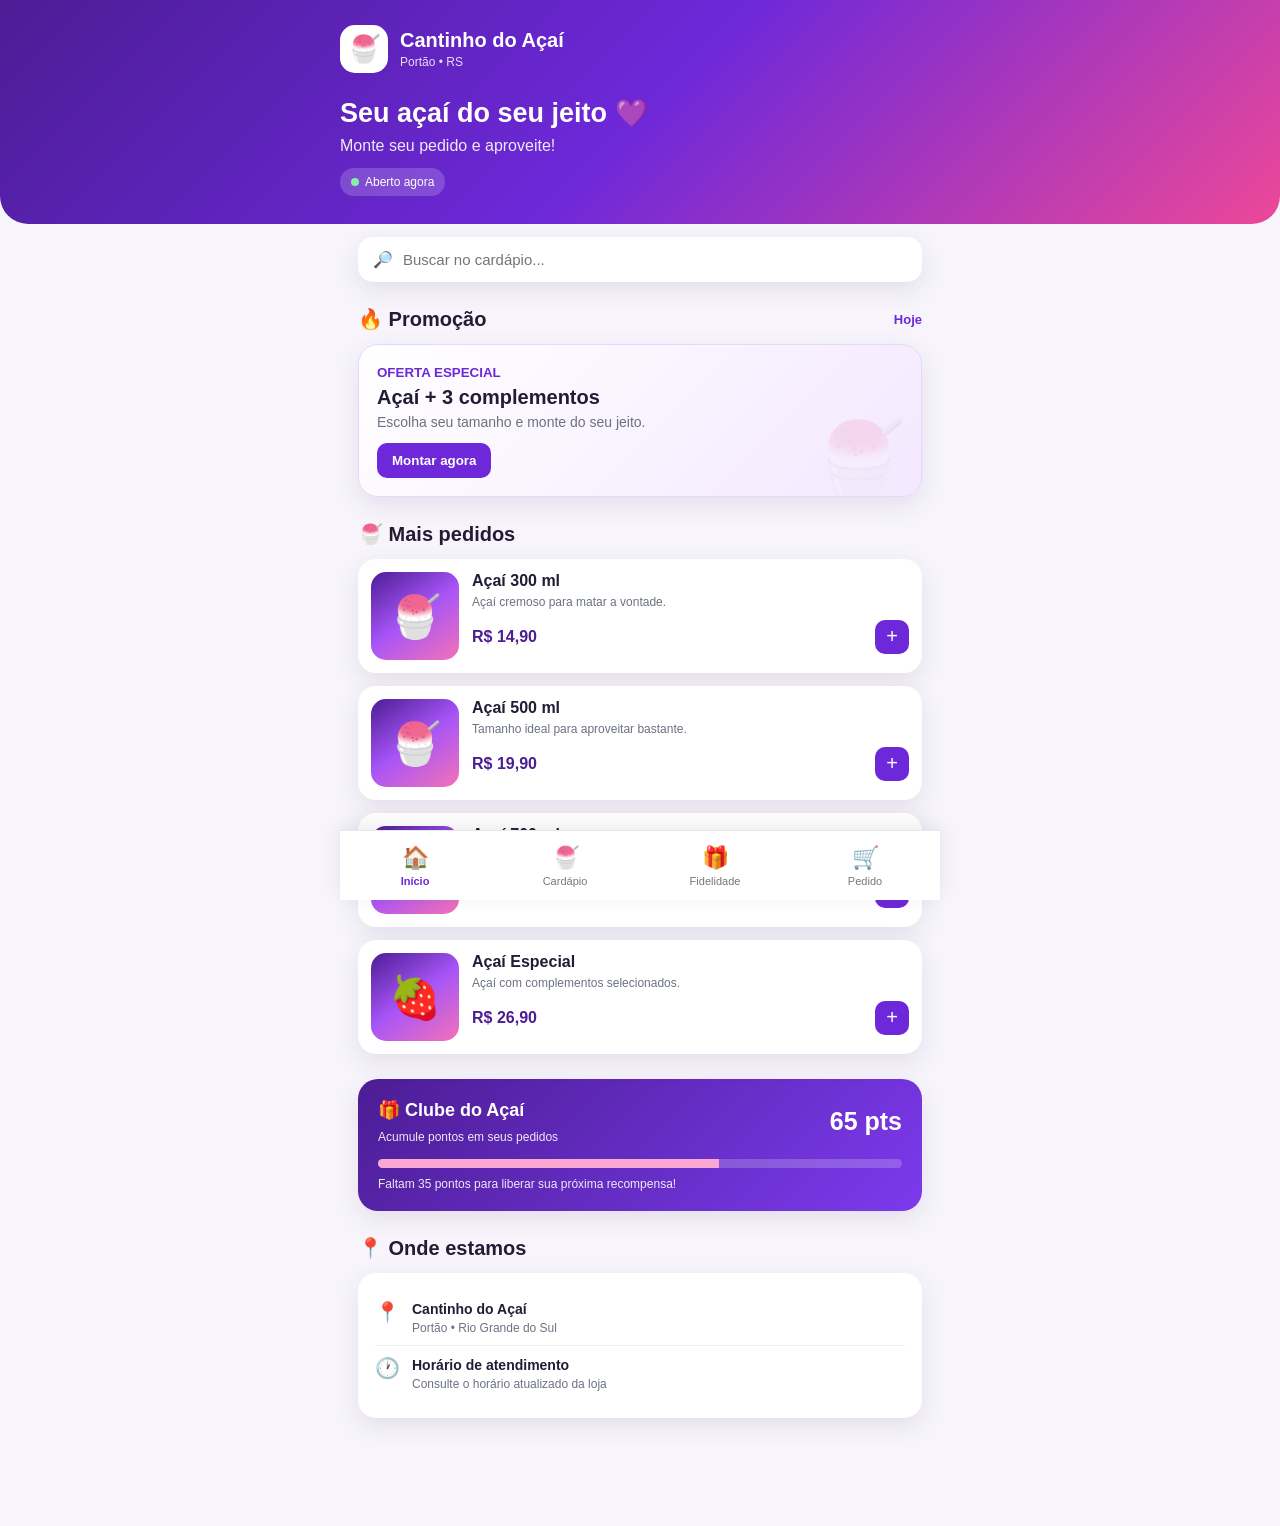
<file: index.html>
<!DOCTYPE html>
<html lang="pt-BR">
<head>
<meta charset="UTF-8">
<meta name="viewport" content="width=device-width, initial-scale=1.0">

<meta name="theme-color" content="#5b21b6">
<meta name="mobile-web-app-capable" content="yes">
<meta name="apple-mobile-web-app-capable" content="yes">

<title>Cantinho do Açaí — Portão</title>

<style>
*{
    margin:0;
    padding:0;
    box-sizing:border-box;
}

:root{
    --roxo:#6d28d9;
    --roxo2:#7c3aed;
    --roxo-escuro:#4c1d95;
    --rosa:#ec4899;
    --fundo:#f7f5fb;
    --texto:#241b35;
    --cinza:#6b7280;
    --branco:#ffffff;
    --verde:#16a34a;
    --vermelho:#dc2626;
    --sombra:0 8px 25px rgba(60,30,100,.10);
}

body{
    font-family:Arial,Helvetica,sans-serif;
    background:var(--fundo);
    color:var(--texto);
    padding-bottom:85px;
}

button{
    font-family:inherit;
    cursor:pointer;
    border:none;
}

.header{
    background:linear-gradient(135deg,var(--roxo-escuro),var(--roxo),var(--rosa));
    color:white;
    padding:25px 18px 28px;
    border-radius:0 0 28px 28px;
}

.header-top{
    display:flex;
    align-items:center;
    justify-content:space-between;
    max-width:600px;
    margin:auto;
}

.logo{
    display:flex;
    align-items:center;
    gap:12px;
}

.logo-icon{
    width:48px;
    height:48px;
    border-radius:15px;
    background:white;
    display:flex;
    align-items:center;
    justify-content:center;
    font-size:27px;
}

.logo h1{
    font-size:20px;
}

.logo span{
    display:block;
    font-size:12px;
    opacity:.85;
    margin-top:3px;
}

.header-text{
    max-width:600px;
    margin:25px auto 0;
}

.header-text h2{
    font-size:27px;
    line-height:1.15;
}

.header-text p{
    margin-top:8px;
    opacity:.9;
}

.open-status{
    display:inline-flex;
    align-items:center;
    gap:6px;
    margin-top:13px;
    background:rgba(255,255,255,.18);
    padding:7px 11px;
    border-radius:30px;
    font-size:12px;
}

.green-dot{
    width:8px;
    height:8px;
    border-radius:50%;
    background:#86efac;
}

.container{
    max-width:600px;
    margin:auto;
    padding:18px;
}

.search{
    background:white;
    border-radius:15px;
    padding:13px 15px;
    box-shadow:var(--sombra);
    display:flex;
    gap:10px;
    margin-top:-5px;
}

.search input{
    border:none;
    outline:none;
    width:100%;
    font-size:15px;
}

.section-title{
    display:flex;
    align-items:center;
    justify-content:space-between;
    margin:25px 0 13px;
}

.section-title h2{
    font-size:20px;
}

.section-title span{
    color:var(--roxo);
    font-size:13px;
    font-weight:bold;
}

.promo{
    background:linear-gradient(135deg,#fff,#f3e8ff);
    border:1px solid #e9d5ff;
    border-radius:20px;
    padding:18px;
    box-shadow:var(--sombra);
    position:relative;
    overflow:hidden;
}

.promo::after{
    content:"🍧";
    position:absolute;
    right:15px;
    bottom:-8px;
    font-size:75px;
    opacity:.15;
}

.promo small{
    color:var(--roxo);
    font-weight:bold;
}

.promo h3{
    margin-top:5px;
    font-size:20px;
}

.promo p{
    margin-top:5px;
    color:var(--cinza);
    font-size:14px;
    max-width:75%;
}

.promo button{
    margin-top:13px;
    background:var(--roxo);
    color:white;
    padding:10px 15px;
    border-radius:10px;
    font-weight:bold;
}

.categories{
    display:flex;
    gap:9px;
    overflow-x:auto;
    padding-bottom:5px;
}

.categories::-webkit-scrollbar{
    display:none;
}

.category{
    white-space:nowrap;
    background:white;
    border:1px solid #e5e7eb;
    padding:10px 14px;
    border-radius:30px;
    font-size:13px;
}

.category.active{
    background:var(--roxo);
    color:white;
    border-color:var(--roxo);
}

.products{
    display:grid;
    gap:13px;
}

.product{
    background:white;
    border-radius:18px;
    padding:13px;
    display:flex;
    gap:13px;
    box-shadow:var(--sombra);
}

.product-image{
    width:88px;
    height:88px;
    min-width:88px;
    border-radius:15px;
    background:linear-gradient(145deg,#4c1d95,#a855f7,#f472b6);
    display:flex;
    align-items:center;
    justify-content:center;
    font-size:42px;
}

.product-info{
    flex:1;
}

.product-info h3{
    font-size:16px;
}

.product-info p{
    color:var(--cinza);
    font-size:12px;
    line-height:1.4;
    margin-top:4px;
}

.product-bottom{
    display:flex;
    justify-content:space-between;
    align-items:center;
    margin-top:9px;
}

.price{
    font-weight:bold;
    color:var(--roxo-escuro);
}

.add{
    background:var(--roxo);
    color:white;
    width:34px;
    height:34px;
    border-radius:10px;
    font-size:20px;
}

.loyalty{
    margin-top:25px;
    background:linear-gradient(135deg,#4c1d95,#7c3aed);
    color:white;
    padding:20px;
    border-radius:20px;
    box-shadow:var(--sombra);
}

.loyalty-top{
    display:flex;
    justify-content:space-between;
    align-items:center;
}

.loyalty h3{
    font-size:18px;
}

.points{
    font-size:25px;
    font-weight:bold;
}

.progress{
    margin-top:15px;
    height:9px;
    background:rgba(255,255,255,.2);
    border-radius:20px;
    overflow:hidden;
}

.progress div{
    height:100%;
    width:65%;
    background:#f9a8d4;
}

.loyalty p{
    font-size:12px;
    opacity:.9;
    margin-top:9px;
}

.info-card{
    background:white;
    border-radius:18px;
    padding:17px;
    box-shadow:var(--sombra);
}

.info-line{
    display:flex;
    gap:12px;
    align-items:flex-start;
    padding:10px 0;
    border-bottom:1px solid #eee;
}

.info-line:last-child{
    border-bottom:none;
}

.info-icon{
    font-size:20px;
}

.info-line strong{
    font-size:14px;
}

.info-line span{
    display:block;
    font-size:12px;
    color:var(--cinza);
    margin-top:3px;
}

.bottom-nav{
    position:fixed;
    bottom:0;
    left:0;
    right:0;
    height:70px;
    background:white;
    border-top:1px solid #e5e7eb;
    display:flex;
    justify-content:center;
    z-index:100;
    box-shadow:0 -5px 20px rgba(0,0,0,.08);
}

.nav-inner{
    width:100%;
    max-width:600px;
    display:flex;
    justify-content:space-around;
}

.nav-btn{
    background:none;
    color:#777;
    font-size:11px;
    display:flex;
    flex-direction:column;
    align-items:center;
    justify-content:center;
    gap:4px;
    width:25%;
}

.nav-btn span{
    font-size:22px;
}

.nav-btn.active{
    color:var(--roxo);
    font-weight:bold;
}

.badge{
    position:absolute;
    margin-left:18px;
    margin-top:-7px;
    background:var(--rosa);
    color:white;
    border-radius:20px;
    min-width:18px;
    height:18px;
    font-size:10px;
    display:none;
    align-items:center;
    justify-content:center;
}

.page{
    display:none;
}

.page.active{
    display:block;
}

.modal-bg{
    position:fixed;
    inset:0;
    background:rgba(0,0,0,.55);
    z-index:200;
    display:none;
    align-items:flex-end;
}

.modal-bg.show{
    display:flex;
}

.modal{
    background:white;
    width:100%;
    max-width:600px;
    margin:auto;
    border-radius:25px 25px 0 0;
    max-height:90vh;
    overflow:auto;
    padding:22px;
}

.modal-header{
    display:flex;
    justify-content:space-between;
    align-items:center;
}

.close{
    background:#f3f4f6;
    width:34px;
    height:34px;
    border-radius:50%;
    font-size:20px;
}

.option-title{
    margin-top:20px;
    margin-bottom:9px;
    font-weight:bold;
}

.options{
    display:flex;
    flex-wrap:wrap;
    gap:8px;
}

.option{
    border:1px solid #ddd;
    background:white;
    padding:9px 12px;
    border-radius:10px;
    font-size:13px;
}

.option.selected{
    background:#ede9fe;
    border-color:var(--roxo);
    color:var(--roxo-escuro);
    font-weight:bold;
}

.total-box{
    margin-top:20px;
    background:#f5f3ff;
    padding:15px;
    border-radius:14px;
    display:flex;
    justify-content:space-between;
    font-weight:bold;
}

.main-btn{
    width:100%;
    margin-top:13px;
    padding:14px;
    border-radius:13px;
    background:var(--roxo);
    color:white;
    font-weight:bold;
    font-size:15px;
}

.cart-empty{
    text-align:center;
    padding:45px 20px;
    color:var(--cinza);
}

.cart-empty div{
    font-size:55px;
    margin-bottom:10px;
}

.cart-item{
    background:white;
    padding:15px;
    border-radius:15px;
    margin-bottom:10px;
    box-shadow:var(--sombra);
}

.cart-item-top{
    display:flex;
    justify-content:space-between;
    gap:10px;
}

.cart-item small{
    color:var(--cinza);
    display:block;
    margin-top:5px;
}

.remove{
    color:var(--vermelho);
    background:none;
    font-size:12px;
    margin-top:8px;
}

.cart-total{
    background:white;
    padding:18px;
    border-radius:18px;
    box-shadow:var(--sombra);
    margin-top:15px;
}

.cart-total div{
    display:flex;
    justify-content:space-between;
    margin:7px 0;
}

.cart-total .grand{
    font-size:21px;
    font-weight:bold;
    color:var(--roxo-escuro);
    border-top:1px solid #eee;
    padding-top:12px;
    margin-top:12px;
}

.form-group{
    margin-top:13px;
}

.form-group label{
    display:block;
    font-size:13px;
    font-weight:bold;
    margin-bottom:6px;
}

.form-group input,
.form-group select,
.form-group textarea{
    width:100%;
    padding:12px;
    border:1px solid #ddd;
    border-radius:11px;
    outline:none;
    font-family:inherit;
}

.success{
    text-align:center;
    padding:35px 15px;
}

.success-icon{
    width:70px;
    height:70px;
    background:#dcfce7;
    color:var(--verde);
    border-radius:50%;
    display:flex;
    align-items:center;
    justify-content:center;
    font-size:35px;
    margin:0 auto 15px;
}

@media(min-width:601px){
    .bottom-nav{
        left:50%;
        right:auto;
        transform:translateX(-50%);
        width:600px;
    }

    body{
        padding-bottom:90px;
    }
}
</style>
</head>

<body>

<!-- ================= HEADER ================= -->

<header class="header">

    <div class="header-top">

        <div class="logo">

            <div class="logo-icon">🍧</div>

            <div>
                <h1>Cantinho do Açaí</h1>
                <span>Portão • RS</span>
            </div>

        </div>

    </div>

    <div class="header-text">

        <h2>Seu açaí do seu jeito 💜</h2>

        <p>Monte seu pedido e aproveite!</p>

        <div class="open-status">
            <span class="green-dot"></span>
            Aberto agora
        </div>

    </div>

</header>


<!-- ================= INÍCIO ================= -->

<main id="homePage" class="page active">

    <div class="container">

        <div class="search">

            🔎

            <input
                id="searchInput"
                type="text"
                placeholder="Buscar no cardápio..."
                oninput="buscarProdutos()"
            >

        </div>


        <div class="section-title">
            <h2>🔥 Promoção</h2>
            <span>Hoje</span>
        </div>

        <div class="promo">

            <small>OFERTA ESPECIAL</small>

            <h3>Açaí + 3 complementos</h3>

            <p>
                Escolha seu tamanho e monte do seu jeito.
            </p>

            <button onclick="abrirMontador()">
                Montar agora
            </button>

        </div>


        <div class="section-title">
            <h2>🍧 Mais pedidos</h2>
        </div>

        <div id="homeProducts" class="products"></div>


        <div class="loyalty">

            <div class="loyalty-top">

                <div>
                    <h3>🎁 Clube do Açaí</h3>
                    <p>Acumule pontos em seus pedidos</p>
                </div>

                <div class="points">65 pts</div>

            </div>

            <div class="progress">
                <div></div>
            </div>

            <p>
                Faltam 35 pontos para liberar sua próxima recompensa!
            </p>

        </div>


        <div class="section-title">
            <h2>📍 Onde estamos</h2>
        </div>

        <div class="info-card">

            <div class="info-line">

                <div class="info-icon">📍</div>

                <div>
                    <strong>Cantinho do Açaí</strong>
                    <span>Portão • Rio Grande do Sul</span>
                </div>

            </div>

            <div class="info-line">

                <div class="info-icon">🕐</div>

                <div>
                    <strong>Horário de atendimento</strong>
                    <span>Consulte o horário atualizado da loja</span>
                </div>

            </div>

        </div>

    </div>

</main>


<!-- ================= CARDÁPIO ================= -->

<main id="menuPage" class="page">

    <div class="container">

        <div class="section-title">
            <h2>🍧 Cardápio</h2>
        </div>

        <div class="categories">

            <button class="category active">
                Todos
            </button>

            <button class="category">
                Açaí
            </button>

            <button class="category">
                Bebidas
            </button>

            <button class="category">
                Complementos
            </button>

        </div>

        <div
            id="menuProducts"
            class="products"
            style="margin-top:15px;"
        ></div>

    </div>

</main>


<!-- ================= FIDELIDADE ================= -->

<main id="loyaltyPage" class="page">

    <div class="container">

        <div class="section-title">
            <h2>🎁 Clube do Açaí</h2>
        </div>

        <div class="loyalty">

            <div class="loyalty-top">

                <div>
                    <h3>Seus pontos</h3>
                    <p>Cliente demonstração</p>
                </div>

                <div class="points">65</div>

            </div>

            <div class="progress">
                <div></div>
            </div>

            <p>
                65 de 100 pontos
            </p>

        </div>


        <div class="section-title">
            <h2>🏆 Recompensas</h2>
        </div>

        <div class="info-card">

            <div class="info-line">
                <div class="info-icon">🥤</div>
                <div>
                    <strong>100 pontos</strong>
                    <span>Ganhe um complemento grátis.</span>
                </div>
            </div>

            <div class="info-line">
                <div class="info-icon">🍧</div>
                <div>
                    <strong>200 pontos</strong>
                    <span>Ganhe uma recompensa especial.</span>
                </div>
            </div>

        </div>

    </div>

</main>


<!-- ================= CARRINHO ================= -->

<main id="cartPage" class="page">

    <div class="container">

        <div class="section-title">
            <h2>🛒 Seu pedido</h2>
        </div>

        <div id="cartContent"></div>

    </div>

</main>


<!-- ================= BOTTOM NAV ================= -->

<nav class="bottom-nav">

    <div class="nav-inner">

        <button
            class="nav-btn active"
            onclick="mostrarPagina('home')"
            id="navHome"
        >
            <span>🏠</span>
            Início
        </button>

        <button
            class="nav-btn"
            onclick="mostrarPagina('menu')"
            id="navMenu"
        >
            <span>🍧</span>
            Cardápio
        </button>

        <button
            class="nav-btn"
            onclick="mostrarPagina('loyalty')"
            id="navLoyalty"
        >
            <span>🎁</span>
            Fidelidade
        </button>

        <button
            class="nav-btn"
            onclick="mostrarPagina('cart')"
            id="navCart"
            style="position:relative;"
        >

            <span>
                🛒
                <b id="cartBadge" class="badge">0</b>
            </span>

            Pedido

        </button>

    </div>

</nav>


<!-- ================= MODAL MONTAR AÇAÍ ================= -->

<div id="builderModal" class="modal-bg">

    <div class="modal">

        <div class="modal-header">

            <h2>🥣 Monte seu açaí</h2>

            <button
                class="close"
                onclick="fecharMontador()"
            >
                ×
            </button>

        </div>


        <div class="option-title">
            Escolha o tamanho
        </div>

        <div class="options">

            <button
                class="option selected"
                data-size="300"
                data-price="14.90"
                onclick="selecionarTamanho(this)"
            >
                300 ml — R$ 14,90
            </button>

            <button
                class="option"
                data-size="500"
                data-price="19.90"
                onclick="selecionarTamanho(this)"
            >
                500 ml — R$ 19,90
            </button>

            <button
                class="option"
                data-size="700"
                data-price="24.90"
                onclick="selecionarTamanho(this)"
            >
                700 ml — R$ 24,90
            </button>

        </div>


        <div class="option-title">
            Complementos
        </div>

        <div class="options">

            <button
                class="option"
                data-extra="Banana"
                data-extra-price="1.50"
                onclick="toggleExtra(this)"
            >
                🍌 Banana + R$ 1,50
            </button>

            <button
                class="option"
                data-extra="Morango"
                data-extra-price="2.00"
                onclick="toggleExtra(this)"
            >
                🍓 Morango + R$ 2,00
            </button>

            <button
                class="option"
                data-extra="Granola"
                data-extra-price="1.50"
                onclick="toggleExtra(this)"
            >
                🌾 Granola + R$ 1,50
            </button>

            <button
                class="option"
                data-extra="Leite em pó"
                data-extra-price="2.00"
                onclick="toggleExtra(this)"
            >
                🥛 Leite em pó + R$ 2,00
            </button>

            <button
                class="option"
                data-extra="Paçoca"
                data-extra-price="2.00"
                onclick="toggleExtra(this)"
            >
                🥜 Paçoca + R$ 2,00
            </button>

            <button
                class="option"
                data-extra="Leite condensado"
                data-extra-price="2.50"
                onclick="toggleExtra(this)"
            >
                🍯 Leite condensado + R$ 2,50
            </button>

        </div>


        <div class="total-box">

            <span>Total</span>

            <span id="builderTotal">
                R$ 14,90
            </span>

        </div>

        <button
            class="main-btn"
            onclick="adicionarAcaiMontado()"
        >
            Adicionar ao pedido
        </button>

    </div>

</div>


<!-- ================= MODAL CHECKOUT ================= -->

<div id="checkoutModal" class="modal-bg">

    <div class="modal">

        <div class="modal-header">

            <h2>📋 Finalizar pedido</h2>

            <button
                class="close"
                onclick="fecharCheckout()"
            >
                ×
            </button>

        </div>


        <div class="form-group">

            <label>Seu nome</label>

            <input
                id="customerName"
                type="text"
                placeholder="Digite seu nome"
            >

        </div>


      <div class="form-group">

    <label>🪑 Número da mesa</label>

    <input
        id="tableNumber"
        type="number"
        min="1"
        placeholder="Ex: 5"
    >

</div>


        <div class="form-group">

            <label>Forma de pagamento</label>

            <select id="paymentType">

                <option>Pix</option>
                <option>Dinheiro</option>
                <option>Cartão</option>

            </select>

        </div>


        <div class="form-group">

            <label>Observação</label>

            <textarea
                id="orderNote"
                rows="3"
                placeholder="Alguma observação?"
            ></textarea>

        </div>


        <button
            class="main-btn"
            onclick="finalizarPedido()"
        >
            Enviar pedido pelo WhatsApp
        </button>

    </div>

</div>


<script>

/* =========================================================
   CONFIGURAÇÕES
========================================================= */

const WHATSAPP = "5551999999999";

/*
   TROQUE o número acima pelo WhatsApp REAL
   do estabelecimento.

   Formato:
   55 + DDD + número

   Exemplo:
   5551991234567
*/


/* =========================================================
   PRODUTOS
========================================================= */

const produtos = [

    {
        id:1,
        nome:"Açaí 300 ml",
        descricao:"Açaí cremoso para matar a vontade.",
        preco:14.90,
        emoji:"🍧"
    },

    {
        id:2,
        nome:"Açaí 500 ml",
        descricao:"Tamanho ideal para aproveitar bastante.",
        preco:19.90,
        emoji:"🍧"
    },

    {
        id:3,
        nome:"Açaí 700 ml",
        descricao:"Para quem realmente ama açaí.",
        preco:24.90,
        emoji:"🍧"
    },

    {
        id:4,
        nome:"Açaí Especial",
        descricao:"Açaí com complementos selecionados.",
        preco:26.90,
        emoji:"🍓"
    },

    {
        id:5,
        nome:"Banana",
        descricao:"Complemento para seu açaí.",
        preco:1.50,
        emoji:"🍌"
    },

    {
        id:6,
        nome:"Morango",
        descricao:"Morangos para deixar seu açaí ainda melhor.",
        preco:2.00,
        emoji:"🍓"
    },

    {
        id:7,
        nome:"Granola",
        descricao:"Crocante e deliciosa.",
        preco:1.50,
        emoji:"🌾"
    },

    {
        id:8,
        nome:"Leite em pó",
        descricao:"Clássico para combinar com açaí.",
        preco:2.00,
        emoji:"🥛"
    }

];


/* =========================================================
   CARRINHO
========================================================= */

let carrinho = [];


/* =========================================================
   RENDERIZA PRODUTOS
========================================================= */

function renderProdutos(lista, elemento){

    elemento.innerHTML = "";

    lista.forEach(produto => {

        const div = document.createElement("div");

        div.className = "product";

        div.innerHTML = `

            <div class="product-image">
                ${produto.emoji}
            </div>

            <div class="product-info">

                <h3>${produto.nome}</h3>

                <p>
                    ${produto.descricao}
                </p>

                <div class="product-bottom">

                    <span class="price">
                        R$ ${formatar(produto.preco)}
                    </span>

                    <button
                        class="add"
                        onclick="adicionarProduto(${produto.id})"
                    >
                        +
                    </button>

                </div>

            </div>

        `;

        elemento.appendChild(div);

    });

}


/* =========================================================
   FORMATAÇÃO
========================================================= */

function formatar(valor){

    return valor.toFixed(2).replace(".",",");

}


/* =========================================================
   ADICIONAR PRODUTO
========================================================= */

function adicionarProduto(id){

    const produto = produtos.find(p => p.id === id);

    if(!produto) return;

    carrinho.push({

        nome:produto.nome,
        preco:produto.preco,
        detalhes:""

    });

    atualizarCarrinho();

    mostrarPagina("cart");

}


/* =========================================================
   MONTADOR
========================================================= */

let tamanhoSelecionado = {
    nome:"300 ml",
    preco:14.90
};

let extrasSelecionados = [];


function abrirMontador(){

    document
        .getElementById("builderModal")
        .classList.add("show");

}


function fecharMontador(){

    document
        .getElementById("builderModal")
        .classList.remove("show");

}


function selecionarTamanho(botao){

    document
        .querySelectorAll('[data-size]')
        .forEach(b => b.classList.remove("selected"));

    botao.classList.add("selected");

    tamanhoSelecionado = {

        nome:botao.dataset.size + " ml",

        preco:parseFloat(botao.dataset.price)

    };

    atualizarTotalMontador();

}


function toggleExtra(botao){

    const nome = botao.dataset.extra;

    const preco = parseFloat(botao.dataset.extraPrice);

    botao.classList.toggle("selected");

    const existente =
        extrasSelecionados.find(e => e.nome === nome);

    if(existente){

        extrasSelecionados =
            extrasSelecionados.filter(e => e.nome !== nome);

    }else{

        extrasSelecionados.push({
            nome,
            preco
        });

    }

    atualizarTotalMontador();

}


function atualizarTotalMontador(){

    let total = tamanhoSelecionado.preco;

    extrasSelecionados.forEach(extra => {

        total += extra.preco;

    });

    document.getElementById("builderTotal").innerText =
        "R$ " + formatar(total);

}


function adicionarAcaiMontado(){

    let total = tamanhoSelecionado.preco;

    extrasSelecionados.forEach(extra => {

        total += extra.preco;

    });

    const detalhes =
        extrasSelecionados.length > 0
        ?
        " + " +
        extrasSelecionados.map(e => e.nome).join(", ")
        :
        "";

    carrinho.push({

        nome:"Açaí " + tamanhoSelecionado.nome,

        preco:total,

        detalhes:detalhes

    });

    atualizarCarrinho();

    extrasSelecionados = [];

    document
        .querySelectorAll("[data-extra]")
        .forEach(b => b.classList.remove("selected"));

    fecharMontador();

    mostrarPagina("cart");

}


/* =========================================================
   CARRINHO
========================================================= */

function atualizarCarrinho(){

    const content =
        document.getElementById("cartContent");

    const badge =
        document.getElementById("cartBadge");


    badge.innerText = carrinho.length;

    badge.style.display =
        carrinho.length
        ? "flex"
        : "none";


    if(carrinho.length === 0){

        content.innerHTML = `

            <div class="cart-empty">

                <div>🛒</div>

                <h3>Seu pedido está vazio</h3>

                <p style="margin-top:7px;">
                    Escolha alguma coisa deliciosa.
                </p>

                <button
                    class="main-btn"
                    onclick="mostrarPagina('menu')"
                    style="max-width:250px;"
                >
                    Ver cardápio
                </button>

            </div>

        `;

        return;

    }


    let total = 0;

    let html = "";


    carrinho.forEach((item,index) => {

        total += item.preco;

        html += `

            <div class="cart-item">

                <div class="cart-item-top">

                    <strong>
                        ${item.nome}
                    </strong>

                    <strong>
                        R$ ${formatar(item.preco)}
                    </strong>

                </div>

                ${
                    item.detalhes
                    ?
                    `<small>${item.detalhes}</small>`
                    :
                    ""
                }

                <button
                    class="remove"
                    onclick="removerItem(${index})"
                >
                    Remover
                </button>

            </div>

        `;

    });


    html += `

        <div class="cart-total">

            <div>
                <span>Subtotal</span>
                <span>R$ ${formatar(total)}</span>
            </div>

            <div class="grand">
                <span>Total</span>
                <span>R$ ${formatar(total)}</span>
            </div>

            <button
                class="main-btn"
                onclick="abrirCheckout()"
            >
                Finalizar pedido
            </button>

        </div>

    `;


    content.innerHTML = html;

}


function removerItem(index){

    carrinho.splice(index,1);

    atualizarCarrinho();

}


/* =========================================================
   CHECKOUT
========================================================= */

function abrirCheckout(){

    if(!carrinho.length){

        alert("Seu carrinho está vazio.");

        return;

    }

    document
        .getElementById("checkoutModal")
        .classList.add("show");

}


function fecharCheckout(){

    document
        .getElementById("checkoutModal")
        .classList.remove("show");

}


function finalizarPedido(){

    const nome =
        document
        .getElementById("customerName")
        .value.trim();

    if(!nome){

        alert("Digite seu nome.");

        return;

    }


const mesa =
    document
    .getElementById("tableNumber")
    .value.trim();

if(!mesa){
    alert("Digite o número da mesa.");
    return;
}

const pagamento =
    document
    .getElementById("paymentType")
    .value;

const observacao =
    document
    .getElementById("orderNote")
    .value.trim();


    let total = 0;

    let mensagem =
        "🍧 *NOVO PEDIDO - CANTINHO DO AÇAÍ*%0A%0A";

    mensagem +=
        "👤 Cliente: " +
        encodeURIComponent(nome) +
        "%0A";

mensagem +=
    "🪑 Mesa: " +
    encodeURIComponent(mesa) +
    "%0A";

mensagem +=
    "💳 Pagamento: " +
    encodeURIComponent(pagamento) +
    "%0A%0A";

    mensagem +=
        "*ITENS:*%0A";


    carrinho.forEach(item => {

        total += item.preco;

        mensagem +=
            "• " +
            encodeURIComponent(item.nome) +
            " - R$ " +
            formatar(item.preco);

        if(item.detalhes){

            mensagem +=
                " (" +
                encodeURIComponent(item.detalhes) +
                ")";

        }

        mensagem += "%0A";

    });


    mensagem +=
        "%0A💰 *TOTAL: R$ " +
        formatar(total) +
        "*";


    if(observacao){

        mensagem +=
            "%0A%0A📝 Observação: " +
            encodeURIComponent(observacao);

    }


    const url =
        "https://wa.me/" +
        WHATSAPP +
        "?text=" +
        mensagem;


    window.open(url,"_blank");


    fecharCheckout();

}


/* =========================================================
   NAVEGAÇÃO
========================================================= */

function mostrarPagina(pagina){

    document
        .querySelectorAll(".page")
        .forEach(p => p.classList.remove("active"));


    document
        .querySelectorAll(".nav-btn")
        .forEach(n => n.classList.remove("active"));


    if(pagina === "home"){

        document
            .getElementById("homePage")
            .classList.add("active");

        document
            .getElementById("navHome")
            .classList.add("active");

    }


    if(pagina === "menu"){

        document
            .getElementById("menuPage")
            .classList.add("active");

        document
            .getElementById("navMenu")
            .classList.add("active");

    }


    if(pagina === "loyalty"){

        document
            .getElementById("loyaltyPage")
            .classList.add("active");

        document
            .getElementById("navLoyalty")
            .classList.add("active");

    }


    if(pagina === "cart"){

        document
            .getElementById("cartPage")
            .classList.add("active");

        document
            .getElementById("navCart")
            .classList.add("active");

        atualizarCarrinho();

    }


    window.scrollTo({
        top:0,
        behavior:"smooth"
    });

}


/* =========================================================
   BUSCA
========================================================= */

function buscarProdutos(){

    const termo =
        document
        .getElementById("searchInput")
        .value
        .toLowerCase();


    const filtrados =
        produtos.filter(p =>
            p.nome.toLowerCase().includes(termo)
        );


    renderProdutos(
        filtrados,
        document.getElementById("homeProducts")
    );

}


/* =========================================================
   INICIALIZAÇÃO
========================================================= */

renderProdutos(
    produtos.slice(0,4),
    document.getElementById("homeProducts")
);

renderProdutos(
    produtos,
    document.getElementById("menuProducts")
);

atualizarCarrinho();

</script>

</body>
</html>
</file>
